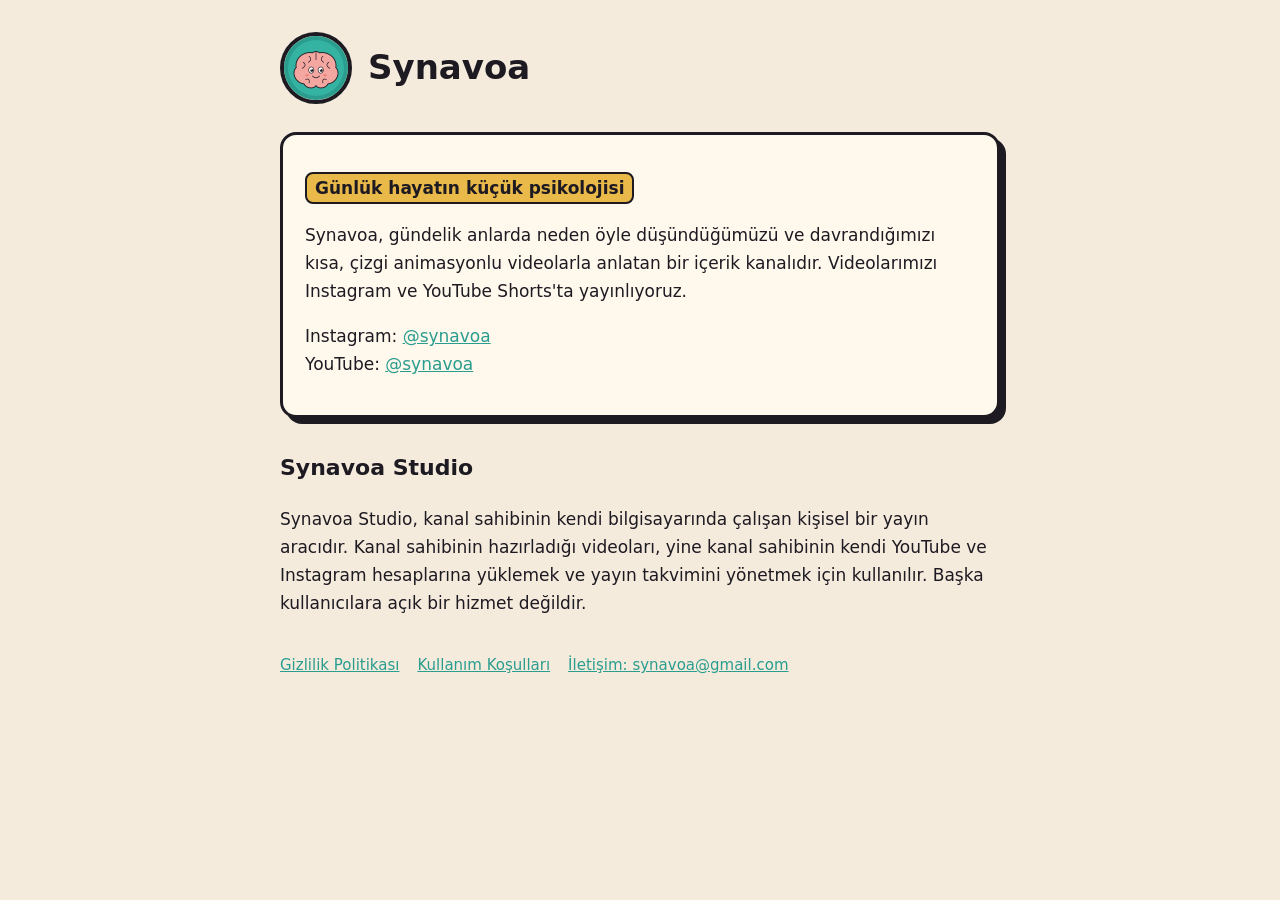
<file: index.html>
<!doctype html>
<html lang="tr">
<head>
<meta charset="utf-8">
<meta name="viewport" content="width=device-width, initial-scale=1">
<title>Synavoa</title>
<meta name="description" content="Synavoa — günlük hayatın küçük psikolojisi, kısa animasyonlarla.">
<!-- GOOGLE_DOGRULAMA: Search Console'un verdiği meta etiketini bu satırın yerine yapıştır -->
<link rel="icon" href="logo.png">
<link rel="stylesheet" href="style.css">
</head>
<body>
<main>
  <header><img src="logo.png" alt="Synavoa"><h1>Synavoa</h1></header>
  <div class="card">
    <p><span class="tag">Günlük hayatın küçük psikolojisi</span></p>
    <p>Synavoa, gündelik anlarda neden öyle düşündüğümüzü ve davrandığımızı kısa, çizgi animasyonlu videolarla anlatan bir içerik kanalıdır. Videolarımızı Instagram ve YouTube Shorts'ta yayınlıyoruz.</p>
    <p>Instagram: <a href="https://www.instagram.com/synavoa/">@synavoa</a><br>YouTube: <a href="https://www.youtube.com/@synavoa">@synavoa</a></p>
  </div>
  <h2>Synavoa Studio</h2>
  <p>Synavoa Studio, kanal sahibinin kendi bilgisayarında çalışan kişisel bir yayın aracıdır. Kanal sahibinin hazırladığı videoları, yine kanal sahibinin kendi YouTube ve Instagram hesaplarına yüklemek ve yayın takvimini yönetmek için kullanılır. Başka kullanıcılara açık bir hizmet değildir.</p>
  <nav><a href="gizlilik.html">Gizlilik Politikası</a><a href="kosullar.html">Kullanım Koşulları</a><a href="mailto:synavoa@gmail.com">İletişim: synavoa@gmail.com</a></nav>
</main>
</body>
</html>
</file>
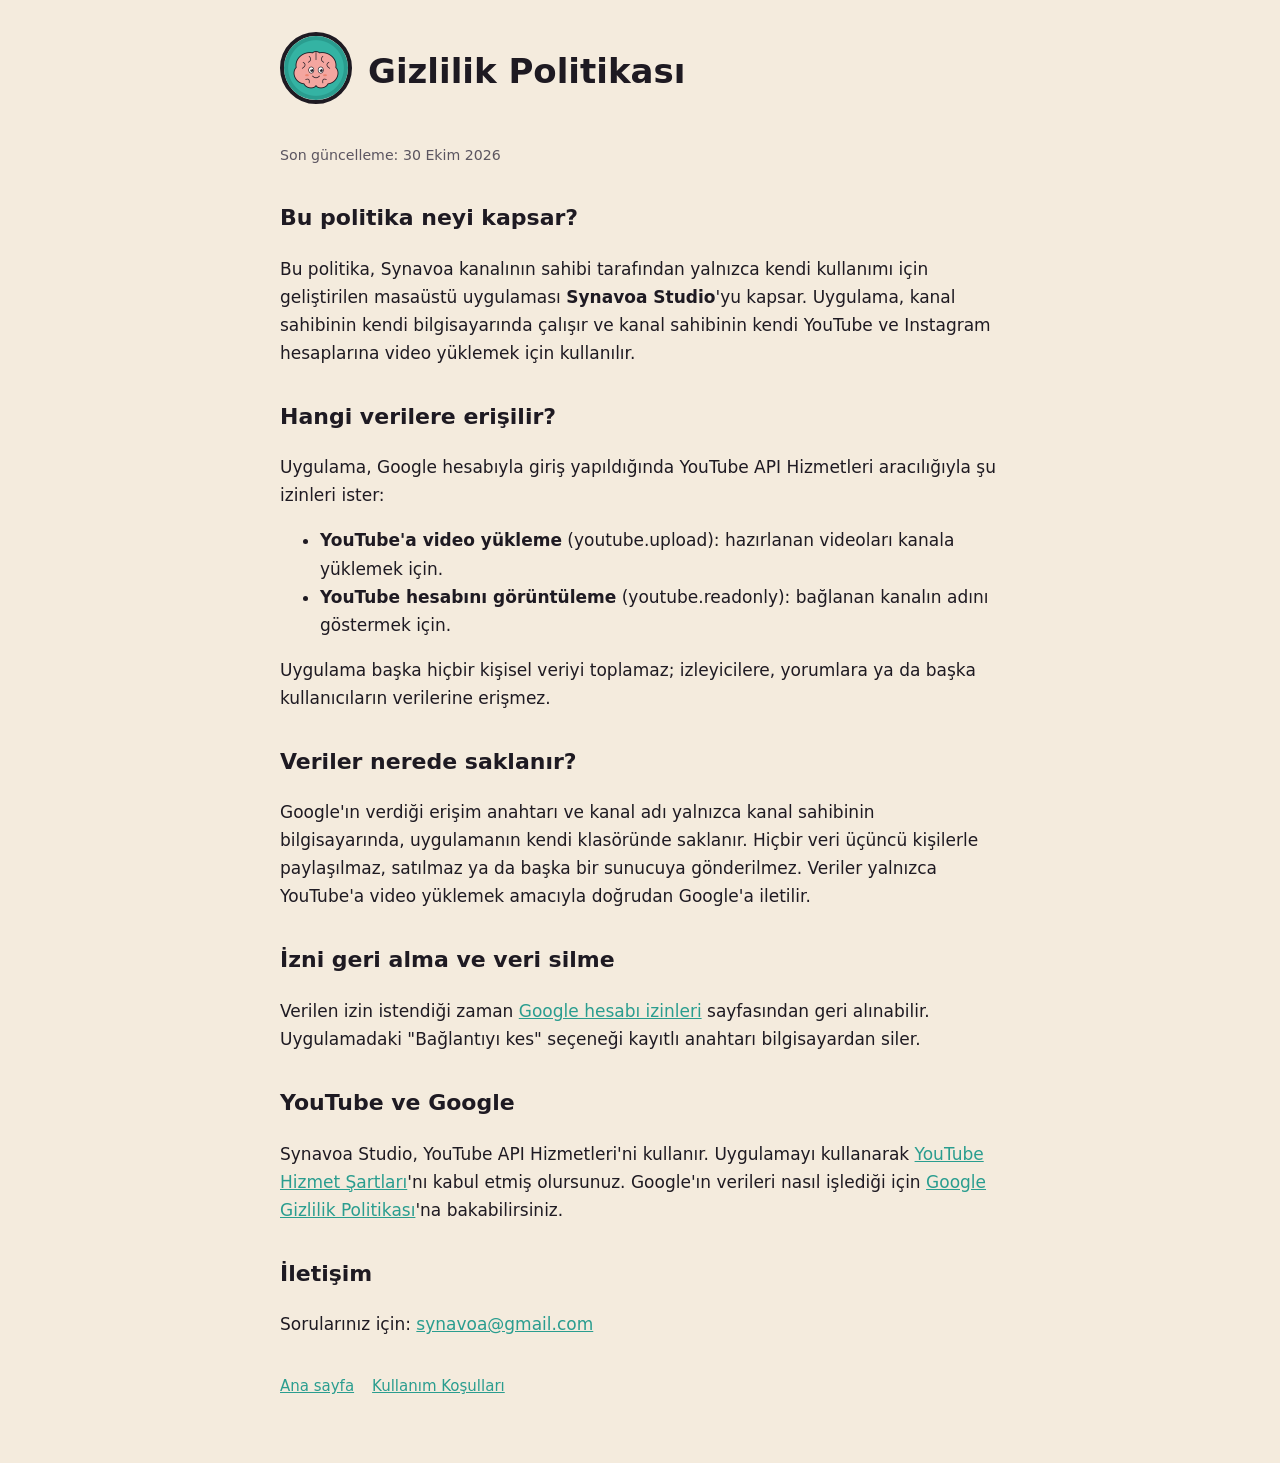
<file: gizlilik.html>
<!doctype html>
<html lang="tr">
<head>
<meta charset="utf-8">
<meta name="viewport" content="width=device-width, initial-scale=1">
<title>Gizlilik Politikası · Synavoa</title>
<link rel="icon" href="logo.png">
<link rel="stylesheet" href="style.css">
</head>
<body>
<main>
  <header><a href="index.html"><img src="logo.png" alt="Synavoa"></a><h1>Gizlilik Politikası</h1></header>
  <p><small>Son güncelleme: 30 Ekim 2026</small></p>

  <h2>Bu politika neyi kapsar?</h2>
  <p>Bu politika, Synavoa kanalının sahibi tarafından yalnızca kendi kullanımı için geliştirilen masaüstü uygulaması <b>Synavoa Studio</b>'yu kapsar. Uygulama, kanal sahibinin kendi bilgisayarında çalışır ve kanal sahibinin kendi YouTube ve Instagram hesaplarına video yüklemek için kullanılır.</p>

  <h2>Hangi verilere erişilir?</h2>
  <p>Uygulama, Google hesabıyla giriş yapıldığında YouTube API Hizmetleri aracılığıyla şu izinleri ister:</p>
  <ul>
    <li><b>YouTube'a video yükleme</b> (youtube.upload): hazırlanan videoları kanala yüklemek için.</li>
    <li><b>YouTube hesabını görüntüleme</b> (youtube.readonly): bağlanan kanalın adını göstermek için.</li>
  </ul>
  <p>Uygulama başka hiçbir kişisel veriyi toplamaz; izleyicilere, yorumlara ya da başka kullanıcıların verilerine erişmez.</p>

  <h2>Veriler nerede saklanır?</h2>
  <p>Google'ın verdiği erişim anahtarı ve kanal adı yalnızca kanal sahibinin bilgisayarında, uygulamanın kendi klasöründe saklanır. Hiçbir veri üçüncü kişilerle paylaşılmaz, satılmaz ya da başka bir sunucuya gönderilmez. Veriler yalnızca YouTube'a video yüklemek amacıyla doğrudan Google'a iletilir.</p>

  <h2>İzni geri alma ve veri silme</h2>
  <p>Verilen izin istendiği zaman <a href="https://myaccount.google.com/permissions">Google hesabı izinleri</a> sayfasından geri alınabilir. Uygulamadaki "Bağlantıyı kes" seçeneği kayıtlı anahtarı bilgisayardan siler.</p>

  <h2>YouTube ve Google</h2>
  <p>Synavoa Studio, YouTube API Hizmetleri'ni kullanır. Uygulamayı kullanarak <a href="https://www.youtube.com/t/terms">YouTube Hizmet Şartları</a>'nı kabul etmiş olursunuz. Google'ın verileri nasıl işlediği için <a href="https://policies.google.com/privacy">Google Gizlilik Politikası</a>'na bakabilirsiniz.</p>

  <h2>İletişim</h2>
  <p>Sorularınız için: <a href="mailto:synavoa@gmail.com">synavoa@gmail.com</a></p>
  <nav><a href="index.html">Ana sayfa</a><a href="kosullar.html">Kullanım Koşulları</a></nav>
</main>
</body>
</html>
</file>
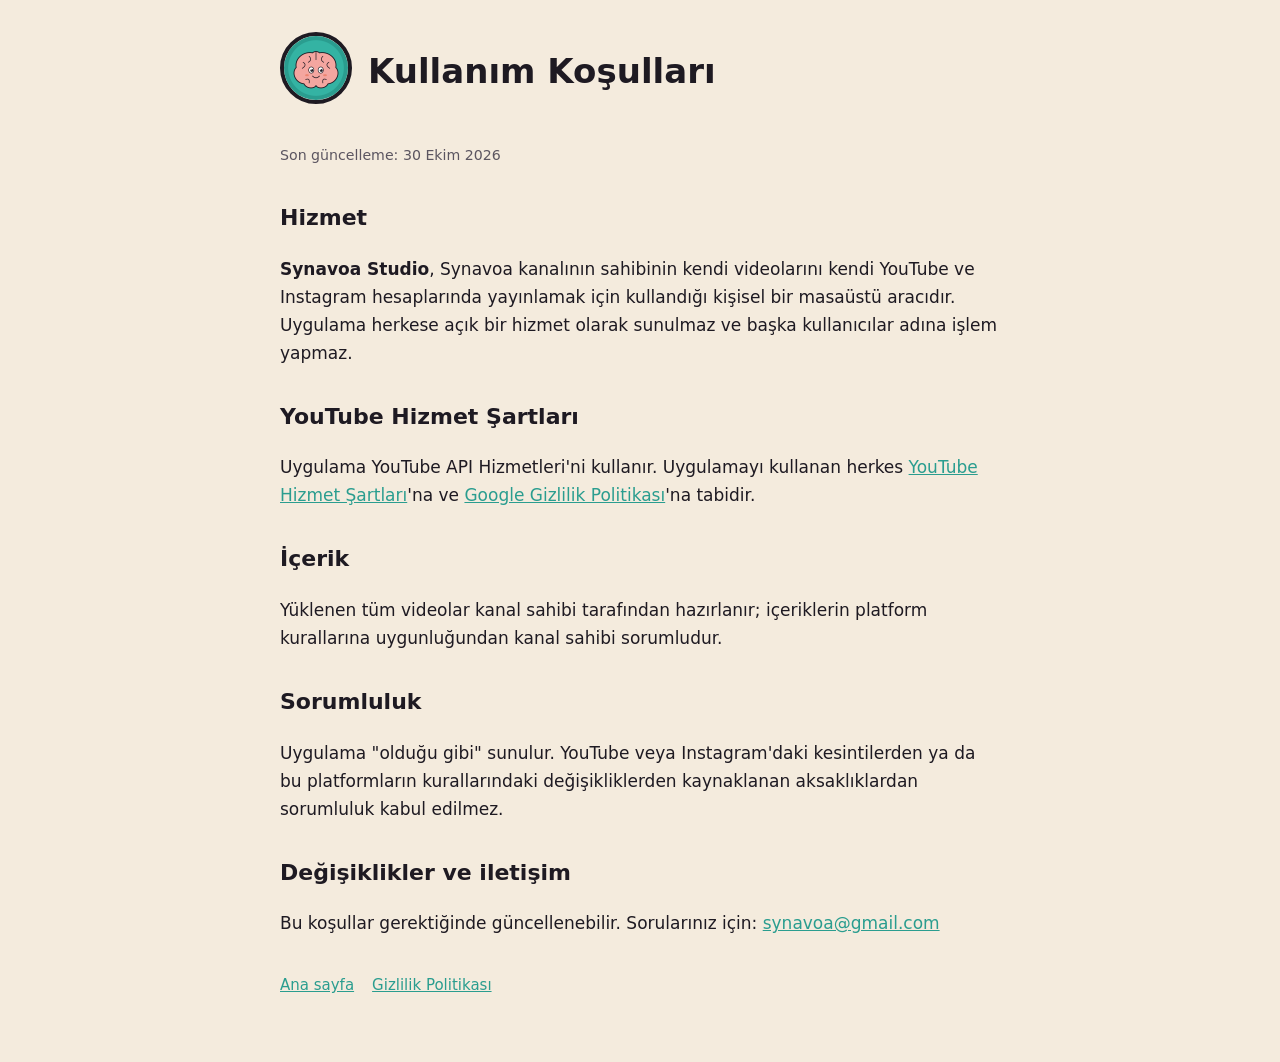
<file: kosullar.html>
<!doctype html>
<html lang="tr">
<head>
<meta charset="utf-8">
<meta name="viewport" content="width=device-width, initial-scale=1">
<title>Kullanım Koşulları · Synavoa</title>
<link rel="icon" href="logo.png">
<link rel="stylesheet" href="style.css">
</head>
<body>
<main>
  <header><a href="index.html"><img src="logo.png" alt="Synavoa"></a><h1>Kullanım Koşulları</h1></header>
  <p><small>Son güncelleme: 30 Ekim 2026</small></p>

  <h2>Hizmet</h2>
  <p><b>Synavoa Studio</b>, Synavoa kanalının sahibinin kendi videolarını kendi YouTube ve Instagram hesaplarında yayınlamak için kullandığı kişisel bir masaüstü aracıdır. Uygulama herkese açık bir hizmet olarak sunulmaz ve başka kullanıcılar adına işlem yapmaz.</p>

  <h2>YouTube Hizmet Şartları</h2>
  <p>Uygulama YouTube API Hizmetleri'ni kullanır. Uygulamayı kullanan herkes <a href="https://www.youtube.com/t/terms">YouTube Hizmet Şartları</a>'na ve <a href="https://policies.google.com/privacy">Google Gizlilik Politikası</a>'na tabidir.</p>

  <h2>İçerik</h2>
  <p>Yüklenen tüm videolar kanal sahibi tarafından hazırlanır; içeriklerin platform kurallarına uygunluğundan kanal sahibi sorumludur.</p>

  <h2>Sorumluluk</h2>
  <p>Uygulama "olduğu gibi" sunulur. YouTube veya Instagram'daki kesintilerden ya da bu platformların kurallarındaki değişikliklerden kaynaklanan aksaklıklardan sorumluluk kabul edilmez.</p>

  <h2>Değişiklikler ve iletişim</h2>
  <p>Bu koşullar gerektiğinde güncellenebilir. Sorularınız için: <a href="mailto:synavoa@gmail.com">synavoa@gmail.com</a></p>
  <nav><a href="index.html">Ana sayfa</a><a href="gizlilik.html">Gizlilik Politikası</a></nav>
</main>
</body>
</html>
</file>
<file: style.css>
:root { --bg:#F4EBDD; --ink:#1E1A22; --teal:#2A9D8F; --mustard:#E9B949; --card:#FFF8EC; }
* { box-sizing: border-box; }
body { margin: 0; background: var(--bg); color: var(--ink); font: 17px/1.65 system-ui, -apple-system, "Segoe UI", sans-serif; }
main { max-width: 760px; margin: 0 auto; padding: 32px 20px 64px; }
header { display: flex; align-items: center; gap: 16px; margin-bottom: 28px; }
header img { width: 72px; height: 72px; border-radius: 50%; border: 4px solid var(--ink); }
header a { color: inherit; text-decoration: none; }
h1 { font-size: 34px; line-height: 1.15; margin: 0; }
h2 { font-size: 22px; margin-top: 32px; }
.card { background: var(--card); border: 3px solid var(--ink); border-radius: 16px; padding: 20px 22px; box-shadow: 6px 6px 0 var(--ink); }
a { color: var(--teal); }
nav { margin-top: 36px; font-size: 15px; display: flex; gap: 18px; flex-wrap: wrap; }
.tag { display: inline-block; background: var(--mustard); border: 2px solid var(--ink); border-radius: 8px; padding: 0 8px; font-weight: 700; }
small { color: #5b5560; }
</file>
